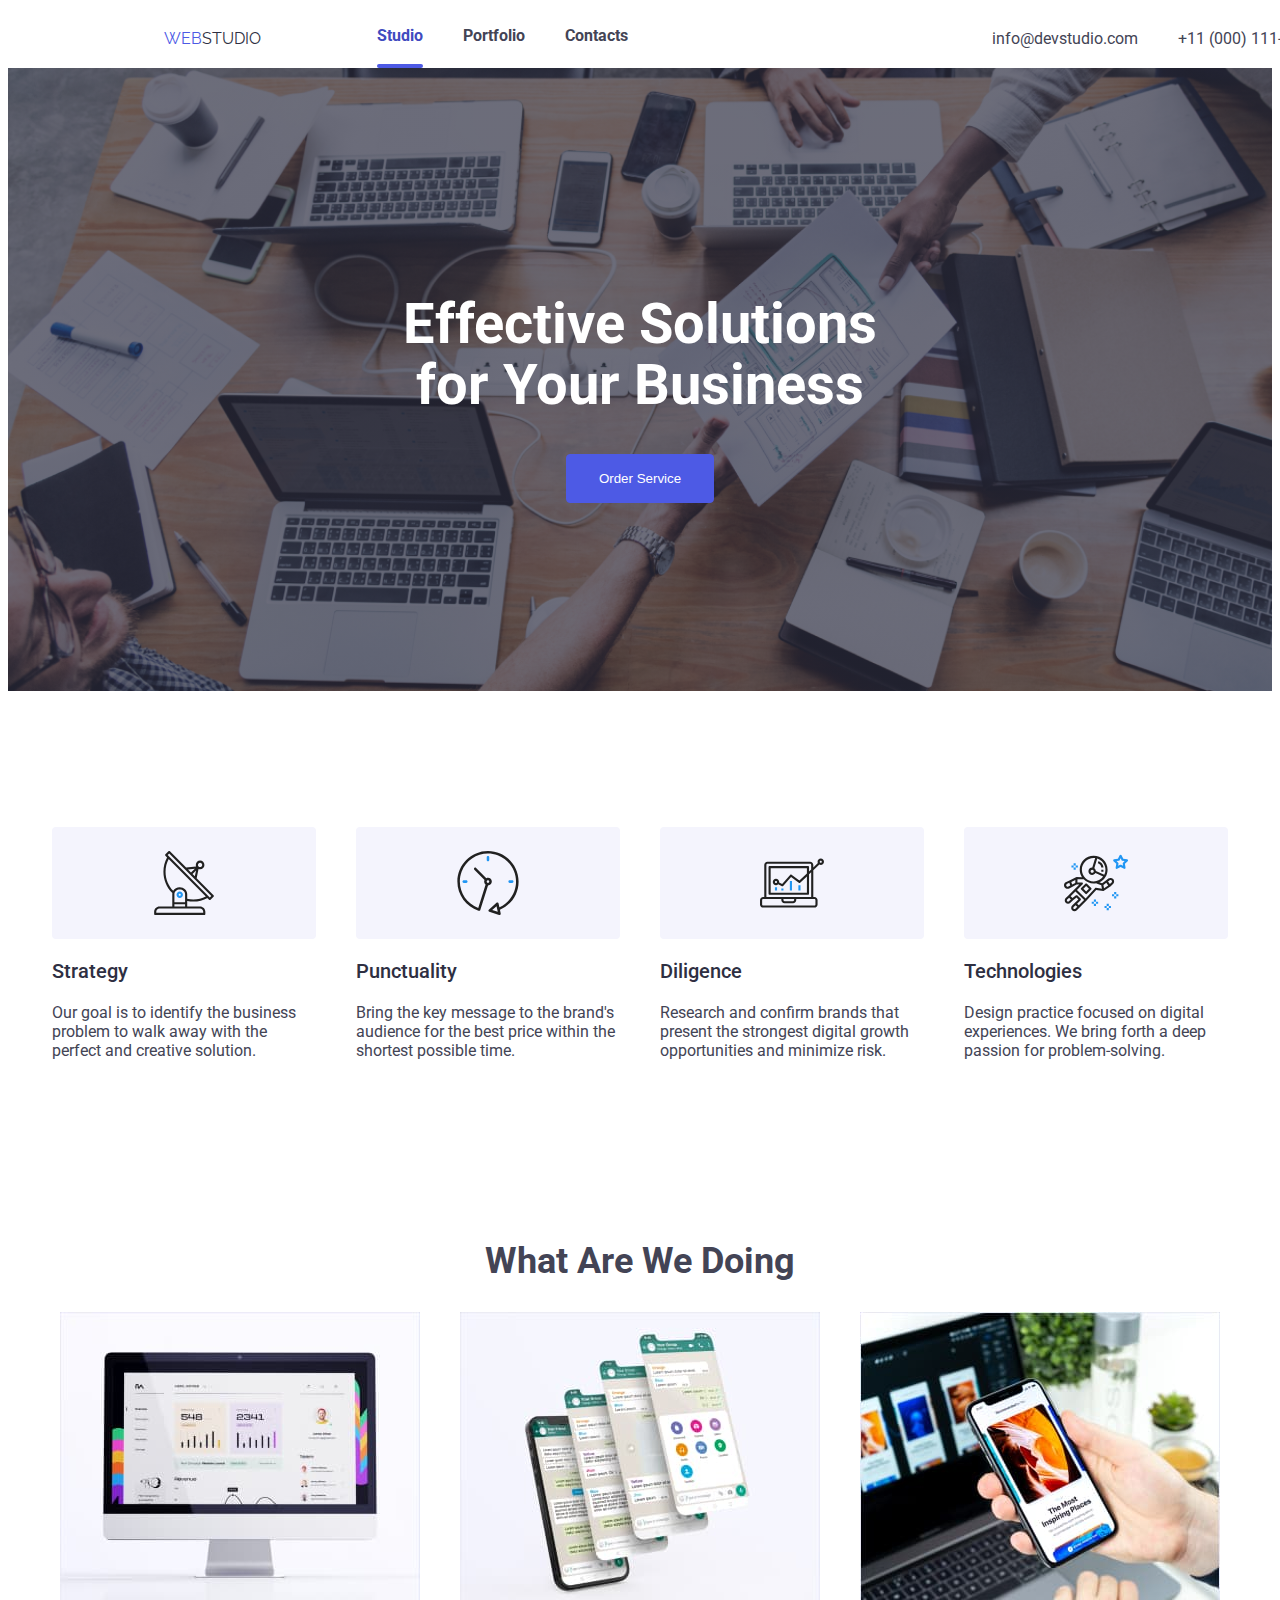
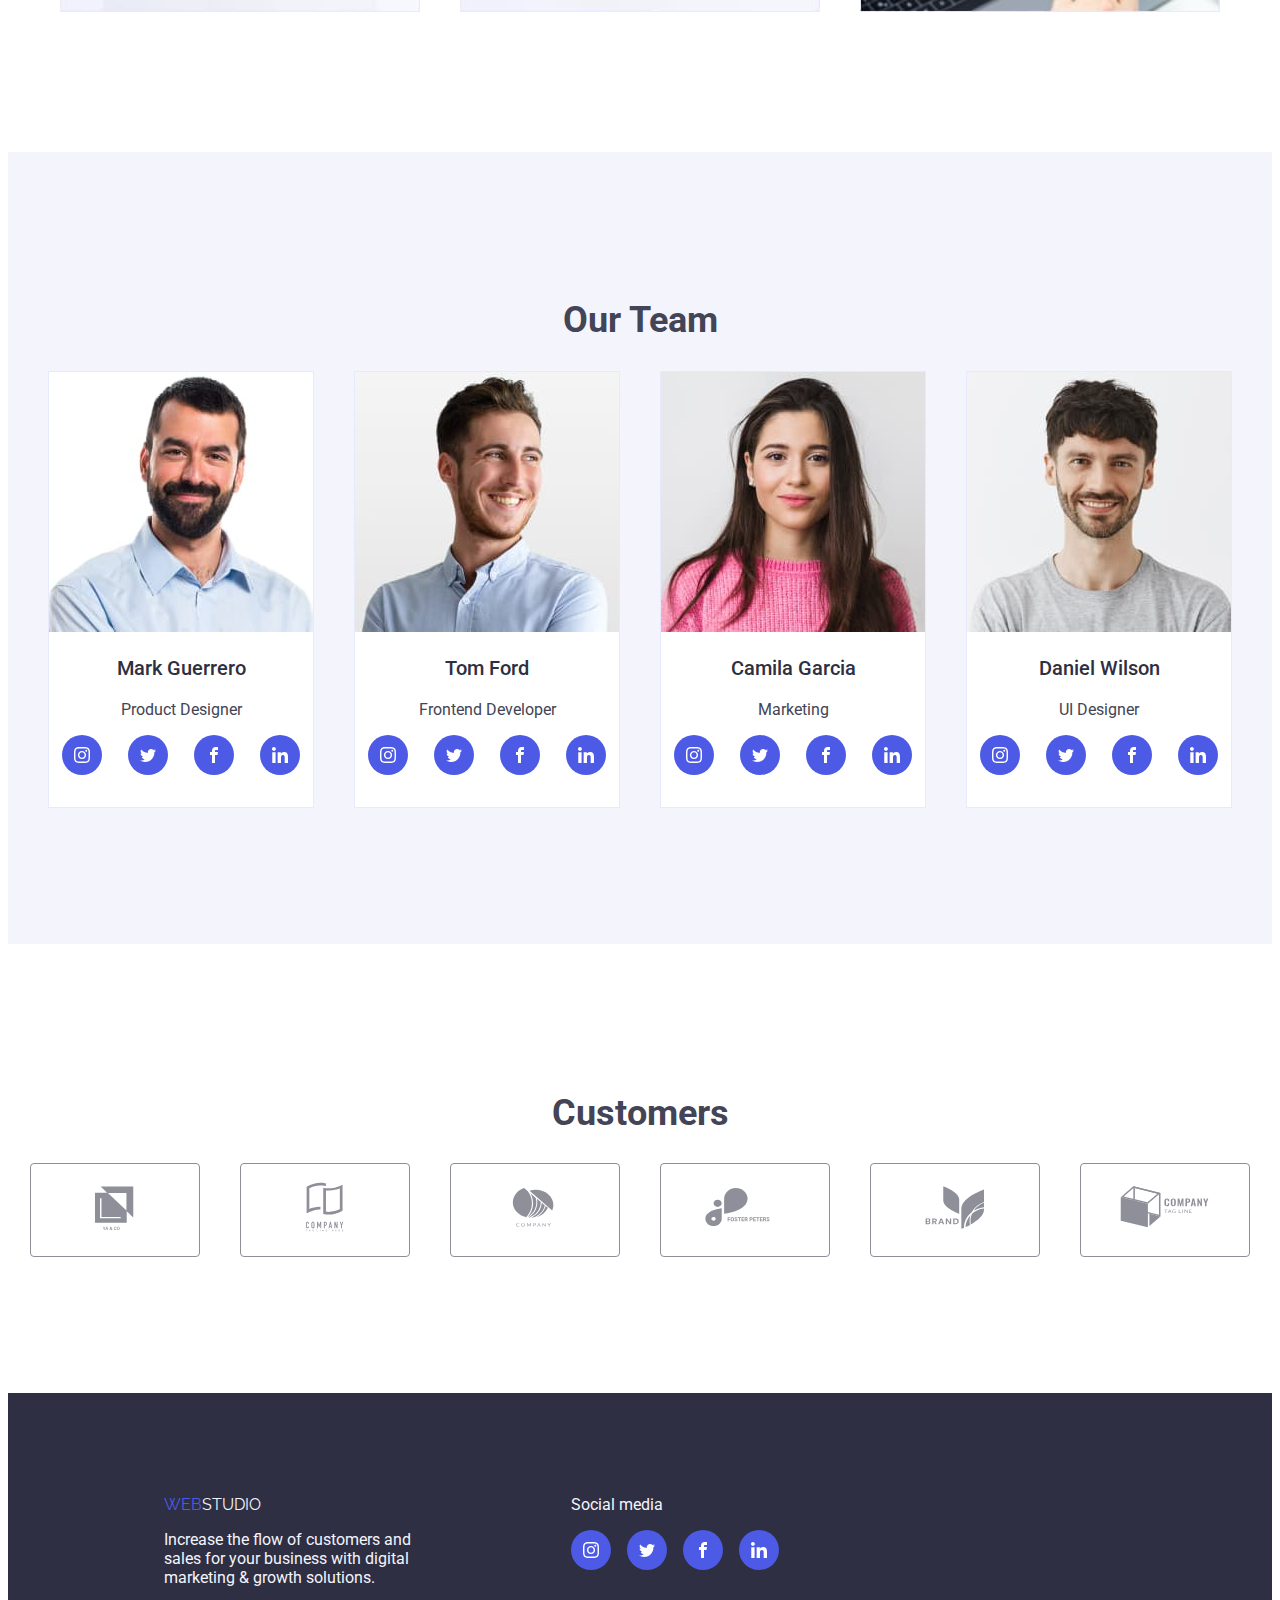
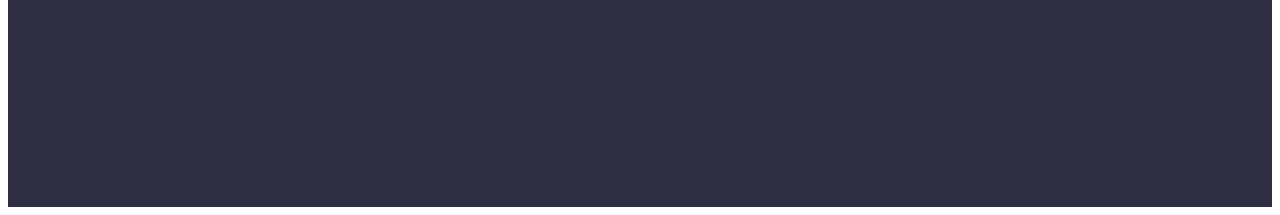
<file: index.html>
<!DOCTYPE html>

<html lang="en">
<head>
    <meta charset="UTF-8">
    <meta name="viewport" content="width=device-width, initial-scale=1.0">
    <title>Studio</title>
    <link rel="stylesheet" href="https://cdnjs.cloudflare.com/ajax/libs/modern-normalize/2.0.0/modern-normalize.min.css"
        integrity="sha512-4xo8blKMVCiXpTaLzQSLSw3KFOVPWhm/TRtuPVc4WG6kUgjH6J03IBuG7JZPkcWMxJ5huwaBpOpnwYElP/m6wg=="
        crossorigin="anonymous" referrerpolicy="no-referrer" />
    <link rel="stylesheet" href="css/styles.css">

    <link rel="preconnect" href="https://fonts.googleapis.com">
    <link rel="preconnect" href="https://fonts.gstatic.com" crossorigin>
    <link href="https://fonts.googleapis.com/css2?family=Roboto:wght@400;500;700;900&display=swap" rel="stylesheet">

    <link rel="preconnect" href="https://fonts.googleapis.com">
    <link rel="preconnect" href="https://fonts.gstatic.com" crossorigin>
    <link href="https://fonts.googleapis.com/css2?family=Raleway:wght@800&family=Roboto:wght@400;500;700;900&display=swap"
        rel="stylesheet">
</head>
<body>

    <header class="container d-flex header">
        <div class="d-flex">
            <a href="index.html" class="logo"><span>WEB</span>STUDIO</a>
            <nav>
                <ul class="list">
                    <li><a class="link active" href="index.html">Studio</a></li>
                    <li><a class="link" href="portfolio.html">Portfolio</a></li>
                    <li><a class="link" href="#">Contacts</a></li>
                </ul>
            </nav>
        </div>
        <div>
                <ul class="contacts">
                    <li><a class="link" href="mailto:info@devstudio.com">info@devstudio.com</a></li>
                    <li><a class="link" href="tel:+11(000)111-11-11">+11 (000) 111-11-11</a></li>
                </ul>
        </div>
    </header>

    <main>

    <section class="banner">
        <h1>Effective Solutions<br/>for Your Business</h1>
        <button class="banner-button" data-modal-open>Order Service</button>
        <div class="backdrop is-hidden" data-modal>
            <div class="modal">
                <button class="modal-close-btn" data-modal-close><svg width="24" height="24">
                    <use href="./images/icons.svg#close"></use>
                </svg></button>
            </div>
        </div>
    </section>

    <section class="section">
        <ul>
            <li>
                <div class="about-icon">
                    <svg width="64" height="64">
                        <use href="./images/icons.svg#antenna-1"></use>
                    </svg>
                </div>
                <h3>Strategy</h3>
                <p>Our goal is to identify the business problem to walk away with the perfect and creative solution.</p>
            </li>
            <li>
                <div class="about-icon">
                    <svg width="64" height="64">
                        <use href="./images/icons.svg#clock-1"></use>
                    </svg>
                </div>
                <h3>Punctuality</h3>
                <p>Bring the key message to the brand's audience for the best price within the shortest possible time.</p>
            </li>
            <li>
                <div class="about-icon">
                    <svg width="64" height="64">
                        <use href="./images/icons.svg#diagram-1"></use>
                    </svg>
                </div>
                <h3>Diligence</h3>
                <p>Research and confirm brands that present the strongest digital growth opportunities and minimize risk.</p>
            </li>
            <li>
                <div class="about-icon">
                    <svg width="64" height="64">
                        <use href="./images/icons.svg#astronaut-1"></use>
                    </svg>
                </div>
                <h3>Technologies</h3>
                <p>Design practice focused on digital experiences. We bring forth a deep passion for problem-solving.</p>
            </li>
        </ul>
    </section>

    <section class="section products">
    <h2>What are we Doing</h2>
        <ul>
            <li><img src="images/img1.jpg"
                alt="Sales inventory"
                width="360" /></li>
            <li><img src="images/img2.jpg"
                alt="Marketing strategies"
                width="360" /></li>
            <li><img src="images/img3.jpg"
                alt="Webpage design"
                width="360" /></li>
        </ul>
    </section>
    
    <section class="section team">
    <h2>Our Team</h2>
        <ul>
            <li class="card">
                <img class="card-image"
                src="images/people1.jpg"
                alt="Mark Guerrero"
                width="264" />
                <div class="team-caption">
                    <h3>Mark Guerrero</h3>
                    <p>Product Designer</p>
                    <div class="team-socials">
                        <a class="team-socials-icons" href="#">
                            <svg width="16" height="16">
                                <use xlink:href="./images/icons.svg#instagram"></use></svg>
                        </a>
                        <a class="team-socials-icons" href="#">
                            <svg width="16" height="16">
                                <use xlink:href="./images/icons.svg#twitter"></use>
                            </svg>
                        </a>
                        <a class="team-socials-icons" href="#">
                            <svg width="16" height="16">
                                <use xlink:href="./images/icons.svg#facebook"></use>
                            </svg>
                        </a>
                        <a class="team-socials-icons" href="#">
                            <svg width="16" height="16">
                                <use xlink:href="./images/icons.svg#linkedin-1"></use>
                            </svg>
                        </a>
                    </div>
                </div>
            </li>
            <li class="card">
                <img class="card-image"
                src="images/people2.jpg"
                alt="Tom Ford"
                width="264" />
                <div class="team-caption">
                    <h3>Tom Ford</h3>
                    <p>Frontend Developer</p>
                    <div class="team-socials">
                        <a class="team-socials-icons" href="#">
                            <svg width="16" height="16">
                                <use xlink:href="./images/icons.svg#instagram"></use>
                            </svg>
                        </a>
                        <a class="team-socials-icons" href="#">
                            <svg width="16" height="16">
                                <use xlink:href="./images/icons.svg#twitter"></use>
                            </svg>
                        </a>
                        <a class="team-socials-icons" href="#">
                            <svg width="16" height="16">
                                <use xlink:href="./images/icons.svg#facebook"></use>
                            </svg>
                        </a>
                        <a class="team-socials-icons" href="#">
                            <svg width="16" height="16">
                                <use xlink:href="./images/icons.svg#linkedin-1"></use>
                            </svg>
                        </a>
                    </div>
                </div>
            </li>
            <li class="card">
                <img class="card-image"
                src="images/people3.jpg"
                alt="Camila Garcia"
                width="264" />
                <div class="team-caption">
                    <h3>Camila Garcia</h3>
                    <p>Marketing</p>
                    <div class="team-socials">
                        <a class="team-socials-icons" href="#">
                            <svg width="16" height="16">
                                <use xlink:href="./images/icons.svg#instagram"></use>
                            </svg>
                        </a>
                        <a class="team-socials-icons" href="#">
                            <svg width="16" height="16">
                                <use xlink:href="./images/icons.svg#twitter"></use>
                            </svg>
                        </a>
                        <a class="team-socials-icons" href="#">
                            <svg width="16" height="16">
                                <use xlink:href="./images/icons.svg#facebook"></use>
                            </svg>
                        </a>
                        <a class="team-socials-icons" href="#">
                            <svg width="16" height="16">
                                <use xlink:href="./images/icons.svg#linkedin-1"></use>
                            </svg>
                        </a>
                    </div>
                </div>
            </li>
            <li class="card">
                <img class="card-image"
                src="images/people4.jpg"
                alt="Daniel Wilson"
                width="264" />
                <div class="team-caption">
                    <h3>Daniel Wilson</h3>
                    <p>UI Designer</p>
                    <div class="team-socials">
                        <a class="team-socials-icons" href="#">
                            <svg width="16" height="16">
                                <use xlink:href="./images/icons.svg#instagram"></use>
                            </svg>
                        </a>
                        <a class="team-socials-icons" href="#">
                            <svg width="16" height="16">
                                <use xlink:href="./images/icons.svg#twitter"></use>
                            </svg>
                        </a>
                        <a class="team-socials-icons" href="#">
                            <svg width="16" height="16">
                                <use xlink:href="./images/icons.svg#facebook"></use>
                            </svg>
                        </a>
                        <a class="team-socials-icons" href="#">
                            <svg width="16" height="16">
                                <use xlink:href="./images/icons.svg#linkedin-1"></use>
                            </svg>
                        </a>
                    </div>
                </div>
            </li>
        </ul>
    </section>

    <section class="customers">
        <h2>Customers</h2>
        <ul>
            <li class="customers-link">
                <a href="#">
                    <svg width="104" height="56">
                        <use href="./images/icons.svg#Logo-6"></use>
                    </svg>
                </a>
            </li>
            <li class="customers-link">
                <a href="#">
                    <svg width="104" height="56">
                        <use href="./images/icons.svg#Logo-4"></use>
                    </svg>
                </a>
            </li>
            <li class="customers-link">
                <a href="#">
                    <svg width="104" height="56">
                        <use href="./images/icons.svg#Logo-3"></use>
                    </svg>
                </a>
            </li>
            <li class="customers-link">
                <a href="#">
                    <svg width="104" height="56">
                        <use href="./images/icons.svg#Logo-2"></use>
                    </svg>
                </a>
            </li>
            <li class="customers-link">
                <a href="#">
                    <svg width="104" height="56">
                        <use href="./images/icons.svg#Logo"></use>
                    </svg>
                </a>
            </li>
            <li class="customers-link">
                <a href="#">
                    <svg width="104" height="56">
                        <use href="./images/icons.svg#Logo-1"></use>
                    </svg>
                </a>
            </li>
        </ul>
    </section>

    </main>

    <footer>
        <div>
            <a href="index.html" class="logo"><span>WEB</span>STUDIO</a>
                <p>Increase the flow of customers and<br/>sales for your business with digital<br/>marketing & growth solutions.</p>
        </div>
        <div>
            <p style="margin-top: 0">Social media</p>
            <div class="media">
                <a class="media-icons" href="#">
                    <svg width="16" height="16">
                        <use xlink:href="./images/icons.svg#instagram"></use>
                    </svg>
                </a>
                <a class="media-icons" href="#">
                    <svg width="16" height="16">
                        <use xlink:href="./images/icons.svg#twitter"></use>
                    </svg>
                </a>
                <a class="media-icons" href="#">
                    <svg width="16" height="16">
                        <use xlink:href="./images/icons.svg#facebook"></use>
                    </svg>
                </a>
                <a class="media-icons" href="#">
                    <svg width="16" height="16">
                        <use xlink:href="./images/icons.svg#linkedin-1"></use>
                    </svg>
                </a>
            </div>
        </div>
    </footer>

    <script src="./js/modal.js"></script>
</body>

</html>
</file>
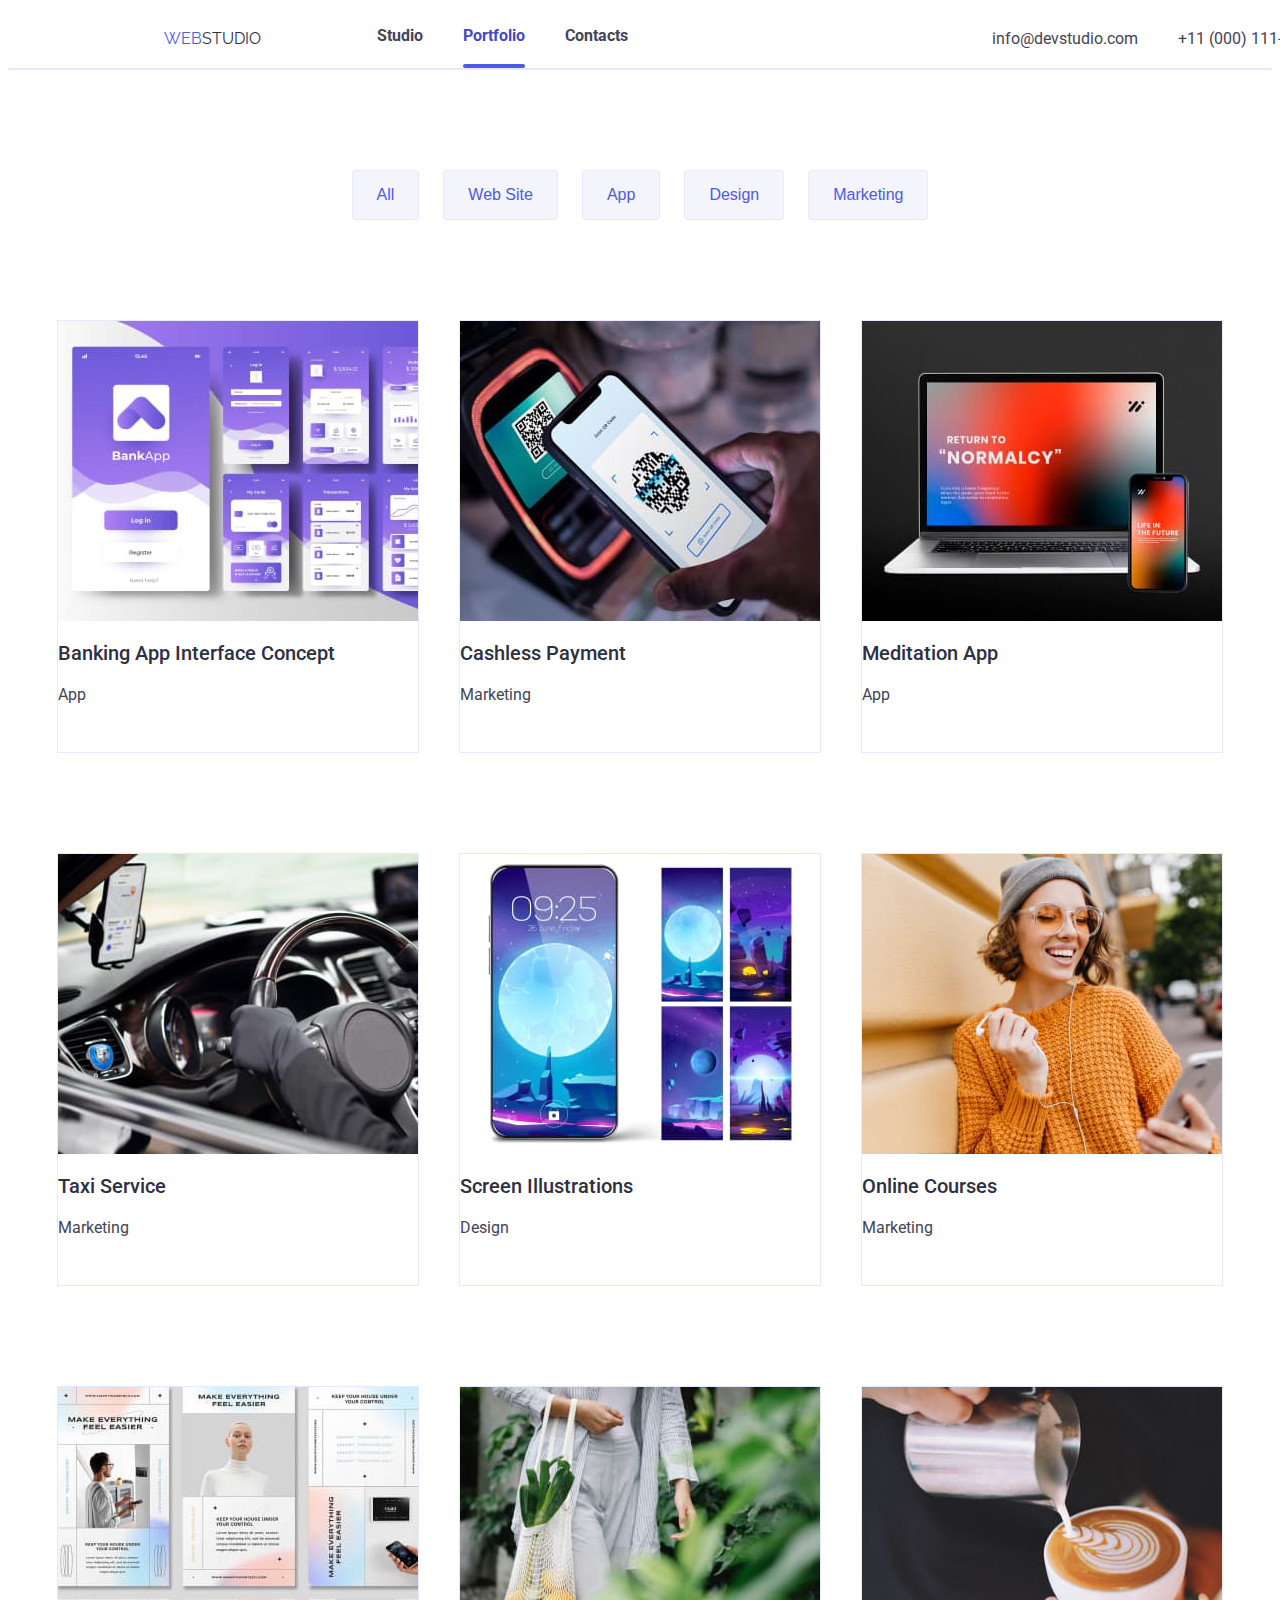
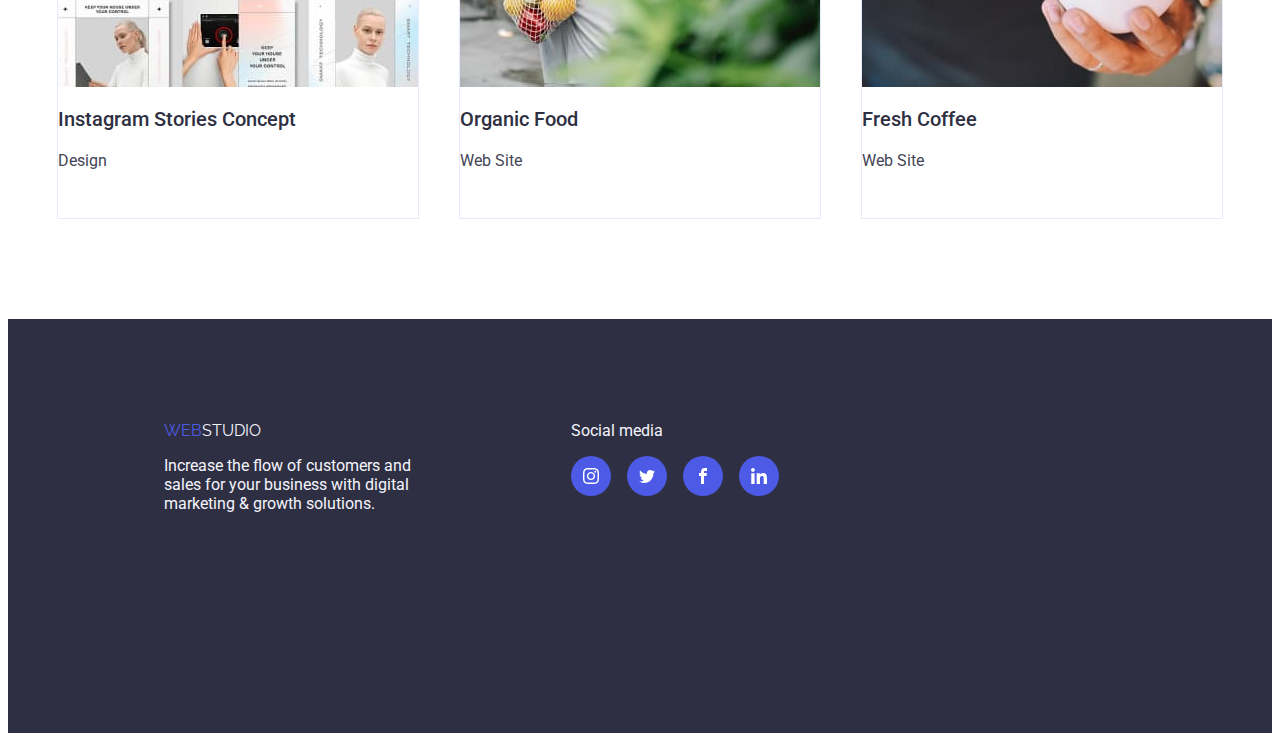
<file: portfolio.html>
<!DOCTYPE html>
<html lang="en">
<head>
    <meta charset="UTF-8">
    <meta name="viewport" content="width=device-width, initial-scale=1.0">
    <title>Portfolio</title>
    <link rel="stylesheet" href="https://cdnjs.cloudflare.com/ajax/libs/modern-normalize/2.0.0/modern-normalize.min.css"
        integrity="sha512-4xo8blKMVCiXpTaLzQSLSw3KFOVPWhm/TRtuPVc4WG6kUgjH6J03IBuG7JZPkcWMxJ5huwaBpOpnwYElP/m6wg=="
        crossorigin="anonymous" referrerpolicy="no-referrer" />
    <link rel="stylesheet" href="css/styles.css">
    
    <link rel="preconnect" href="https://fonts.googleapis.com">
    <link rel="preconnect" href="https://fonts.gstatic.com" crossorigin>
    <link href="https://fonts.googleapis.com/css2?family=Roboto:wght@400;500;700;900&display=swap" rel="stylesheet">
    
    <link rel="preconnect" href="https://fonts.googleapis.com">
    <link rel="preconnect" href="https://fonts.gstatic.com" crossorigin>
    <link href="https://fonts.googleapis.com/css2?family=Raleway:wght@800&family=Roboto:wght@400;500;700;900&display=swap"
        rel="stylesheet">
</head>
<body>
    
        <header class="container d-flex header">
            <div class="d-flex">
                <a href="index.html" class="logo"><span>WEB</span>STUDIO</a>
                <nav>
                    <ul class="list">
                        <li><a class="link" href="index.html">Studio</a></li>
                        <li><a class="link active" href="portfolio.html">Portfolio</a></li>
                        <li><a class="link" href="">Contacts</a></li>
                    </ul>
                </nav>
            </div>
            <div>
                <ul>
                    <li><a class="link" href="mailto:info@devstudio.com">info@devstudio.com</a></li>
                    <li><a class="link" href="tel:+11(000)111-11-11">+11 (000) 111-11-11</a></li>
                </ul>
            </div>
        </header>

        <main>
                <div class="filters">
                    <div class="button">
                        <button type="button" class="button-filters">All</button>
                        <button type="button" class="button-filters">Web Site</button>
                        <button type="button" class="button-filters">App</button>
                        <button type="button" class="button-filters">Design</button>
                        <button type="button" class="button-filters">Marketing</button>
                    </div>
                </div>
            <section>
            <div>
                <ul class="portfolio">
                    <li class="card">
                        <div class="project-image">
                            <img src="images/pfolio1.jpg" alt="Banking App Interface Concept" width="360" />
                            <div class="project-image-caption">
                                <p>
                                    14 Stylish and User-Friendly App Design Concepts · Task Manager App · Calorie Tracker App · Exotic Fruit Ecommerce App ·
                                    Cloud Storage App
                                </p>
                            </div>
                        </div>
                        <div class="project-caption">
                            <h3>Banking App Interface Concept</h3>
                            <p>App</p>
                        </div>
                    </li>
                    <li class="card">
                        <div class="project-image">
                            <img src="images/pfolio2.jpg" alt="Cashless Payment" width="360" />
                            <div class="project-image-caption">
                                <p>
                                    14 Stylish and User-Friendly App Design Concepts · Task Manager App · Calorie Tracker App · Exotic Fruit Ecommerce App ·
                                    Cloud Storage App
                                </p>
                            </div>
                        </div>
                        <div class="project-caption">
                            <h3>Cashless Payment</h3>
                            <p>Marketing</p>
                        </div>
                    </li>
                    <li class="card">
                        <div class="project-image">
                            <img src="images/pfolio3.jpg" alt="Meditation App" width="360" />
                            <div class="project-image-caption">
                                <p>
                                    14 Stylish and User-Friendly App Design Concepts · Task Manager App · Calorie Tracker App · Exotic Fruit
                                    Ecommerce App ·
                                    Cloud Storage App
                                </p>
                            </div>
                        </div>
                        <div class="project-caption">
                            <h3>Meditation App</h3>
                            <p>App</p>
                        </div>
                    </li>
                </ul>
            </div>
            <div>
                <ul class="portfolio">
                    <li class="card">
                        <div class="project-image">
                            <img src="images/pfolio4.jpg" alt="Taxi Service" width="360" />
                            <div class="project-image-caption">
                                <p>
                                    14 Stylish and User-Friendly App Design Concepts · Task Manager App · Calorie Tracker App · Exotic Fruit
                                    Ecommerce App ·
                                    Cloud Storage App
                                </p>
                            </div>
                        </div>
                        <div class="project-caption">
                            <h3>Taxi Service</h3>
                            <p>Marketing</p>
                        </div>
                    </li>
                    <li class="card">
                        <div class="project-image">
                            <img src="images/pfolio5.jpg" alt="Screen Illustrations" width="360" />
                            <div class="project-image-caption">
                                <p>
                                    14 Stylish and User-Friendly App Design Concepts · Task Manager App · Calorie Tracker App · Exotic Fruit
                                    Ecommerce App ·
                                    Cloud Storage App
                                </p>
                            </div>
                        </div>
                        <div class="project-caption">
                            <h3>Screen Illustrations</h3>
                            <p>Design</p>
                        </div>
                    </li>
                    <li class="card">
                        <div class="project-image">
                            <img src="images/pfolio6.jpg" alt="Online Courses" width="360" />
                            <div class="project-image-caption">
                                <p>
                                    14 Stylish and User-Friendly App Design Concepts · Task Manager App · Calorie Tracker App · Exotic Fruit
                                    Ecommerce App ·
                                    Cloud Storage App
                                </p>
                            </div>
                        </div>
                        <div class="project-caption">
                            <h3>Online Courses</h3>
                            <p>Marketing</p>
                        </div>
                    </li>
                </ul>
            </div>
            <div>
                <ul class="portfolio">
                    <li class="card">
                        <div class="project-image">
                            <img src="images/pfolio7.jpg" alt="Instagram Stories Concept" width="360" />
                            <div class="project-image-caption">
                                <p>
                                    14 Stylish and User-Friendly App Design Concepts · Task Manager App · Calorie Tracker App · Exotic Fruit
                                    Ecommerce App ·
                                    Cloud Storage App
                                </p>
                            </div>
                        </div>
                        <div class="project-caption">
                            <h3>Instagram Stories Concept</h3>
                            <p>Design</p>
                        </div>
                    </li>
                    <li class="card">
                        <div class="project-image">
                            <img src="images/pfolio8.jpg" alt="Organic Food" width="360" />
                            <div class="project-image-caption">
                                <p>
                                    14 Stylish and User-Friendly App Design Concepts · Task Manager App · Calorie Tracker App · Exotic Fruit
                                    Ecommerce App ·
                                    Cloud Storage App
                                </p>
                            </div>
                        </div>
                        <div class="project-caption">
                            <h3>Organic Food</h3>
                            <p>Web Site</p>
                        </div>
                    </li>
                    <li class="card">
                        <div class="project-image">
                            <img src="images/pfolio9.jpg" alt="Fresh Coffee" width="360" />
                            <div class="project-image-caption">
                                <p>
                                    14 Stylish and User-Friendly App Design Concepts · Task Manager App · Calorie Tracker App · Exotic Fruit
                                    Ecommerce App ·
                                    Cloud Storage App
                                </p>
                            </div>
                        </div>
                        <div class="project-caption">
                            <h3>Fresh Coffee</h3>
                            <p>Web Site</p>
                        </div>
                    </li>
                </ul>
            </div>
            </section>
        </main>

        <footer>
            <div>
                <a href="index.html" class="logo"><span>WEB</span>STUDIO</a>
                <p>Increase the flow of customers and<br />sales for your business with digital<br />marketing & growth
                    solutions.</p>
            </div>
            <div>
                <p style="margin-top: 0">Social media</p>
                <div class="media">
                    <a class="media-icons" href="#">
                        <svg width="16" height="16">
                            <use xlink:href="./images/icons.svg#instagram"></use>
                        </svg>
                    </a>
                    <a class="media-icons" href="#">
                        <svg width="16" height="16">
                            <use xlink:href="./images/icons.svg#twitter"></use>
                        </svg>
                    </a>
                    <a class="media-icons" href="#">
                        <svg width="16" height="16">
                            <use xlink:href="./images/icons.svg#facebook"></use>
                        </svg>
                    </a>
                    <a class="media-icons" href="#">
                        <svg width="16" height="16">
                            <use xlink:href="./images/icons.svg#linkedin-1"></use>
                        </svg>
                    </a>
                </div>
            </div>
        </footer>

</body>
</html>
</file>
<file: css/styles.css>
:root {
    --IRIS: #4d5ae5;
    --NAVY-BLUE: #2e2f42;
    --CLOUD: #F4F4FD;
    --SLATE: #434455;
    --LIGHT-SLATE: #8E8F99;
    --OCEAN: #404BBF;
}

h1 {
    color: white;
    text-align: center;
    font-weight: 700;
    font-size: 56px;
    line-height: 1.1;
}

h2 {
    text-align: center;
    font-weight: 700;
    font-size: 36px;
    line-height: 1.1;
    text-transform: capitalize;
}

h3 {
    color: var(--NAVY-BLUE);
    font-weight: 500;
    font-size: 20px;
    line-height: 1.2;
}

.container {
    width: 1158px;
    display: flex;
    align-items: center;
    margin: 0 0 0 156px;
}

.d-flex {
    display: flex;
    align-items: center;
    gap: 40px;
}

.header {
    justify-content: space-between;
    align-items: center;
}

.filters {
    border-top: 2px solid var(--CORNFLOWER, #E7E9FC);
}

.banner {
    background: linear-gradient(rgba(46, 47, 66, 0.70), rgba(46, 47, 66, 0.70)), url("../images/people-office-1.jpg");
    background-size: cover;
    background-repeat: no-repeat;
    padding-top: 188px;
    padding-bottom: 188px;
    text-align: center;
}

.banner-button {
    cursor: pointer;
    background-color: var(--IRIS);
    color: white;
    padding: 16px 32px;
    border-radius: 4px;
    background: var(--IRIS, #4D5AE5);
    border: 1px solid var(--IRIS);
}

.backdrop {
    width: 100%;
    height: 100%;
    background-color: rgba (0, 0, 0, 0.4);
    position: fixed;
    top: 0;
    display: flex;
    justify-content: center;
    align-items: center;
    transition: opacity 250ms cubic-bezier(0.4, 0, 0.2, 1);
}

.modal {
    width: 408px;
    height: 584px;
    background-color: white;
    border-radius: 4px;
    padding: 24px;
}

.is-hidden {
    pointer-events: none;
    opacity: 0;
}

.modal-close-btn {
    cursor: pointer;
    border-radius: 100%;
    border: 1px solid rgba(0, 0, 0, 0.1);
    width: 30px;
    height: 30px;
    fill: var(--CORNFLOWER);
    color: var(--OCEAN);
    margin-left: auto;
    transition: fill 250ms cubic-bezier(0.4, 0, 0.2, 1), border 250ms cubic-bezier(0.4, 0, 0.2, 1);
    display: flex;
    align-items: center;
    justify-content: center;
}

.modal-close-btn:hover {
    fill: currentColor;
    border: 1px solid currentColor;
}

a {
    text-decoration: none;
}

.list {
    color: var(--SLATE);
    font-weight: 700;
    font-size: 16px;
    line-height: 1.5;
}

.link {
    color: var(--SLATE);
}

.active {
    color: var(--OCEAN)
}

.active::after {
    content: " ";
    display: block;
    height: 4px;
    width: 100%;
    border-radius: 2px;
    background-color: var(--IRIS);
    position: relative;
    top: 16px;
}

.section {
    padding-top: 120px;
    padding-bottom: 120px;
    margin: 0 156px 0 156px;
}

.about-icon {
    border-radius: 4px;
    background-color: var(--CLOUD);
    display: flex;
    padding: 24px 100px;
}

.products {
    padding: 0 0 120px 0;
    margin-top: 0;
}

.team {
    background-color: var(--CLOUD);
    margin: auto;
    text-align: center;
}

.team-socials {
    display: flex;
    justify-content: space-around;
}

.team-socials-icons {
    height: 40px;
    width: 40px;
    border-radius: 50%;
    background-color: var(--IRIS);
    align-items: center;
    justify-content: center;
    display: flex;
    fill: white;
}

.media {
    display: flex;
    gap: 16px;
}

.media-icons {
    height: 40px;
    width: 40px;
    border-radius: 50%;
    background-color: var(--IRIS);
    align-items: center;
    justify-content: center;
    display: flex;
    fill: white;
}

.link:hover {
    color: var(--IRIS);
}

.button-filters {
    cursor: pointer;
    font-weight: 500;
    font-size: 16px;
    line-height: 1.5;
    border-radius: 4px;
    border: 1px solid var(--CORNFLOWER, #E7E9FC);
    background-color: var(--CLOUD, #F4F4FD);
    color: var(--IRIS);
    padding: 12px 24px;
}

.button {
    margin: auto;
    display: flex;
    justify-content: center;
    margin-top: 100px;
    gap: 24px;
    border-radius: 7px;
}

.button-filters:hover {
    background-color: var(--IRIS);
    color: white;
}

body {
    color: var(--SLATE);
    font-family: "Roboto", sans-serif;
}

ul {
    list-style: none;
    padding-left: 0;
    display: flex;
    gap: 40px;
    justify-content: center;
}

.card {
    background-color: white;
    border: 1px solid var(--CORNFLOWER, #E7E9FC);
    padding-left: 0px;
    padding-bottom: 32px;
    overflow: hidden;
}

.card:hover .project-image-caption {
    opacity: 1;
    transform: translateY(0);
}

.project-image {
    position: relative;
    overflow: hidden;
}

.project-image img {
    display: block;
}

.project-image-caption {
    position: absolute;
    background-color: rgba(77, 90, 229, 0.75);
    color: white;
    width: 100%;
    height: 100%;
    top: 0;
    left: 0;
    opacity: 0;
    transform: translateY(100%);
    transition: transform 0.25s cubic-bezier(0.4, 0, 0.2, 1);
}

.project-image-caption p {
    padding: 40px 32px;
}

.list {
    gap: 40px;
    padding-left: 76px;
    display: flex;
    justify-content: center;
}

.customers {
    padding: 50px;
    margin: 70px;
}

.customers-link {
    display: flex;
    border-radius: 4px;
    border: 1px solid var(--LIGHT-SLATE, #8E8F99);
    padding: 16px 32px;
}

.customers-link svg {
    fill: var(--LIGHT-SLATE);
}

.customers-link:hover,
.customers-link:focus {
    border-color: var(--IRIS);
}

.customers-link:hover svg,
.customers-link:focus svg {
    fill: var(--IRIS);
}

.portfolio {
    gap: 40px;
    display: flex;
    margin: 100px 0 100px 0;
    align-items: center;
}

.logo {
    text-decoration: none;
    color: var(--NAVY-BLUE);
    font-family: 'Raleway', sans-serif;
}

.logo span {
    color: var(--IRIS);
}

footer {
    color: var(--CLOUD);
    background-color: var(--NAVY-BLUE);
    width: auto;
    height: 312px;
    padding-left: 156px;
    padding-top: 101.5px;
    display: flex;
    gap: 160px;
}

footer .logo  {
    color: var(--CLOUD);
}
</file>
